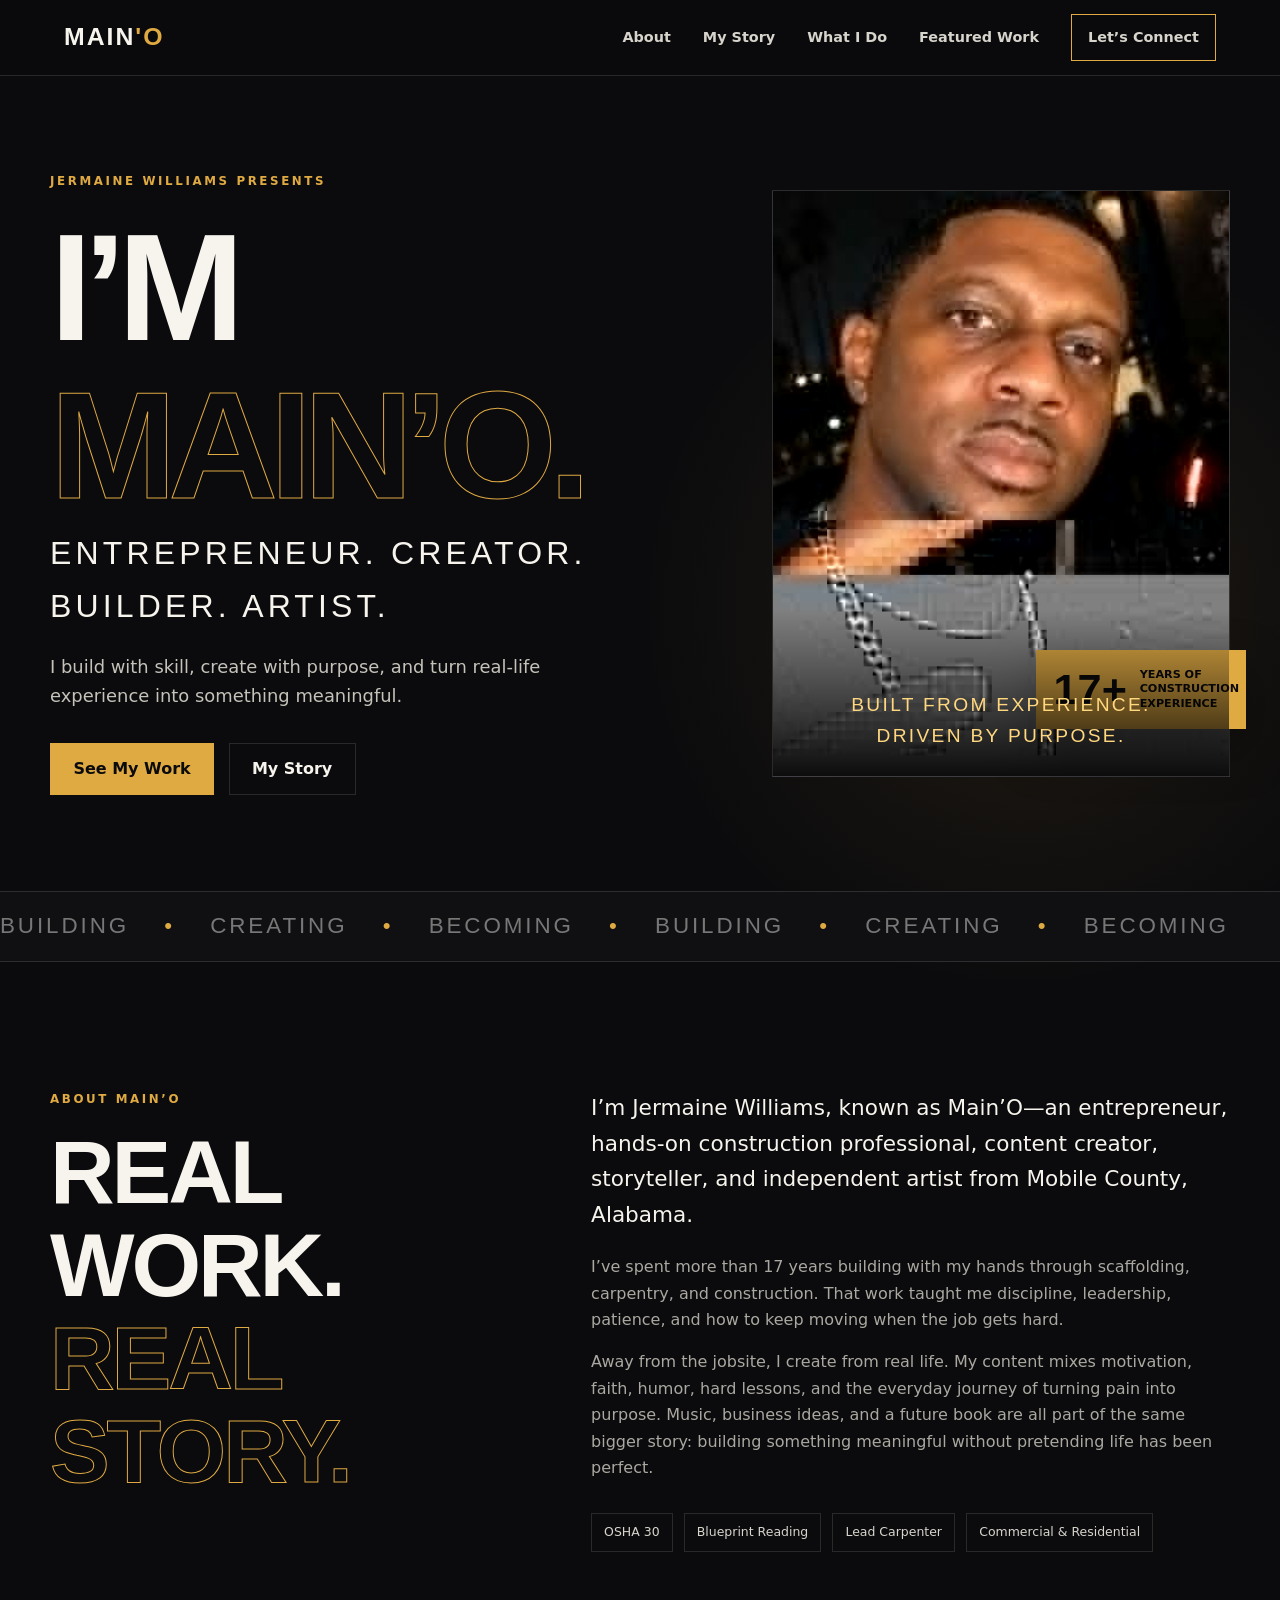
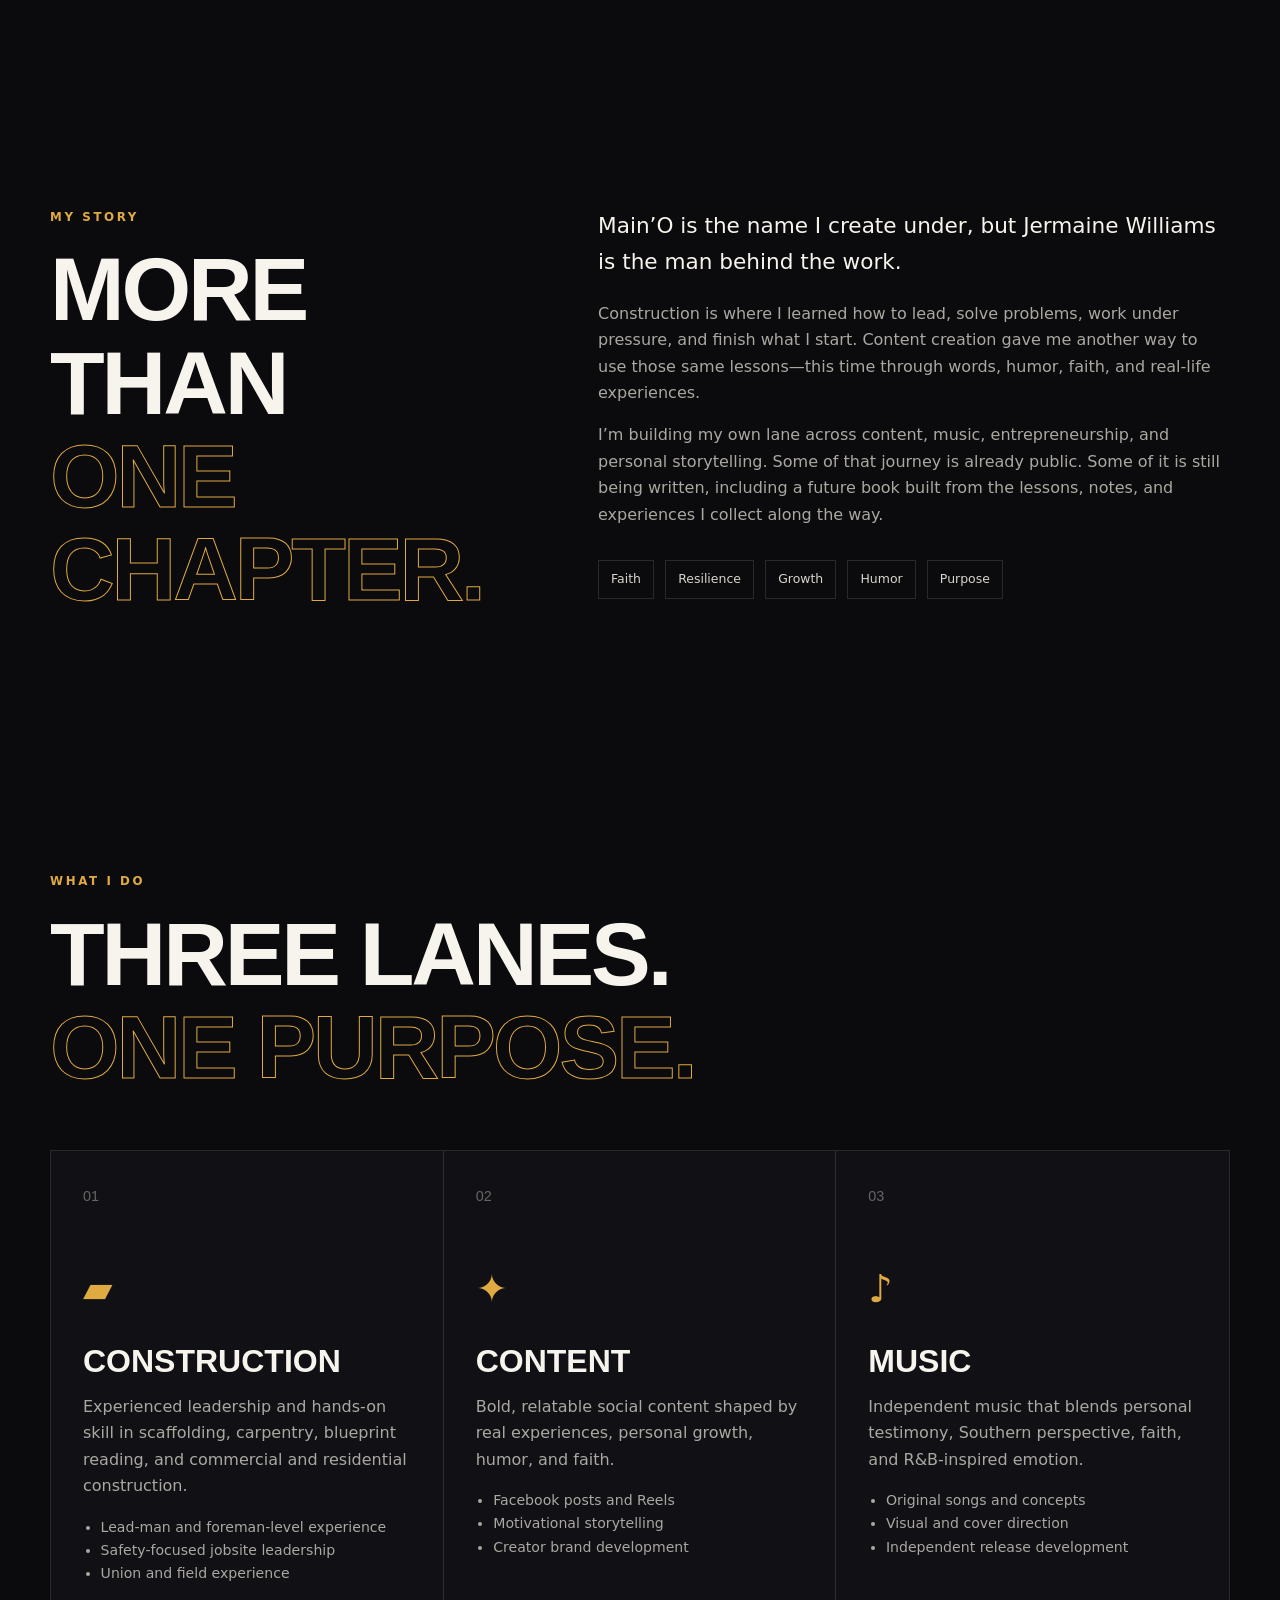
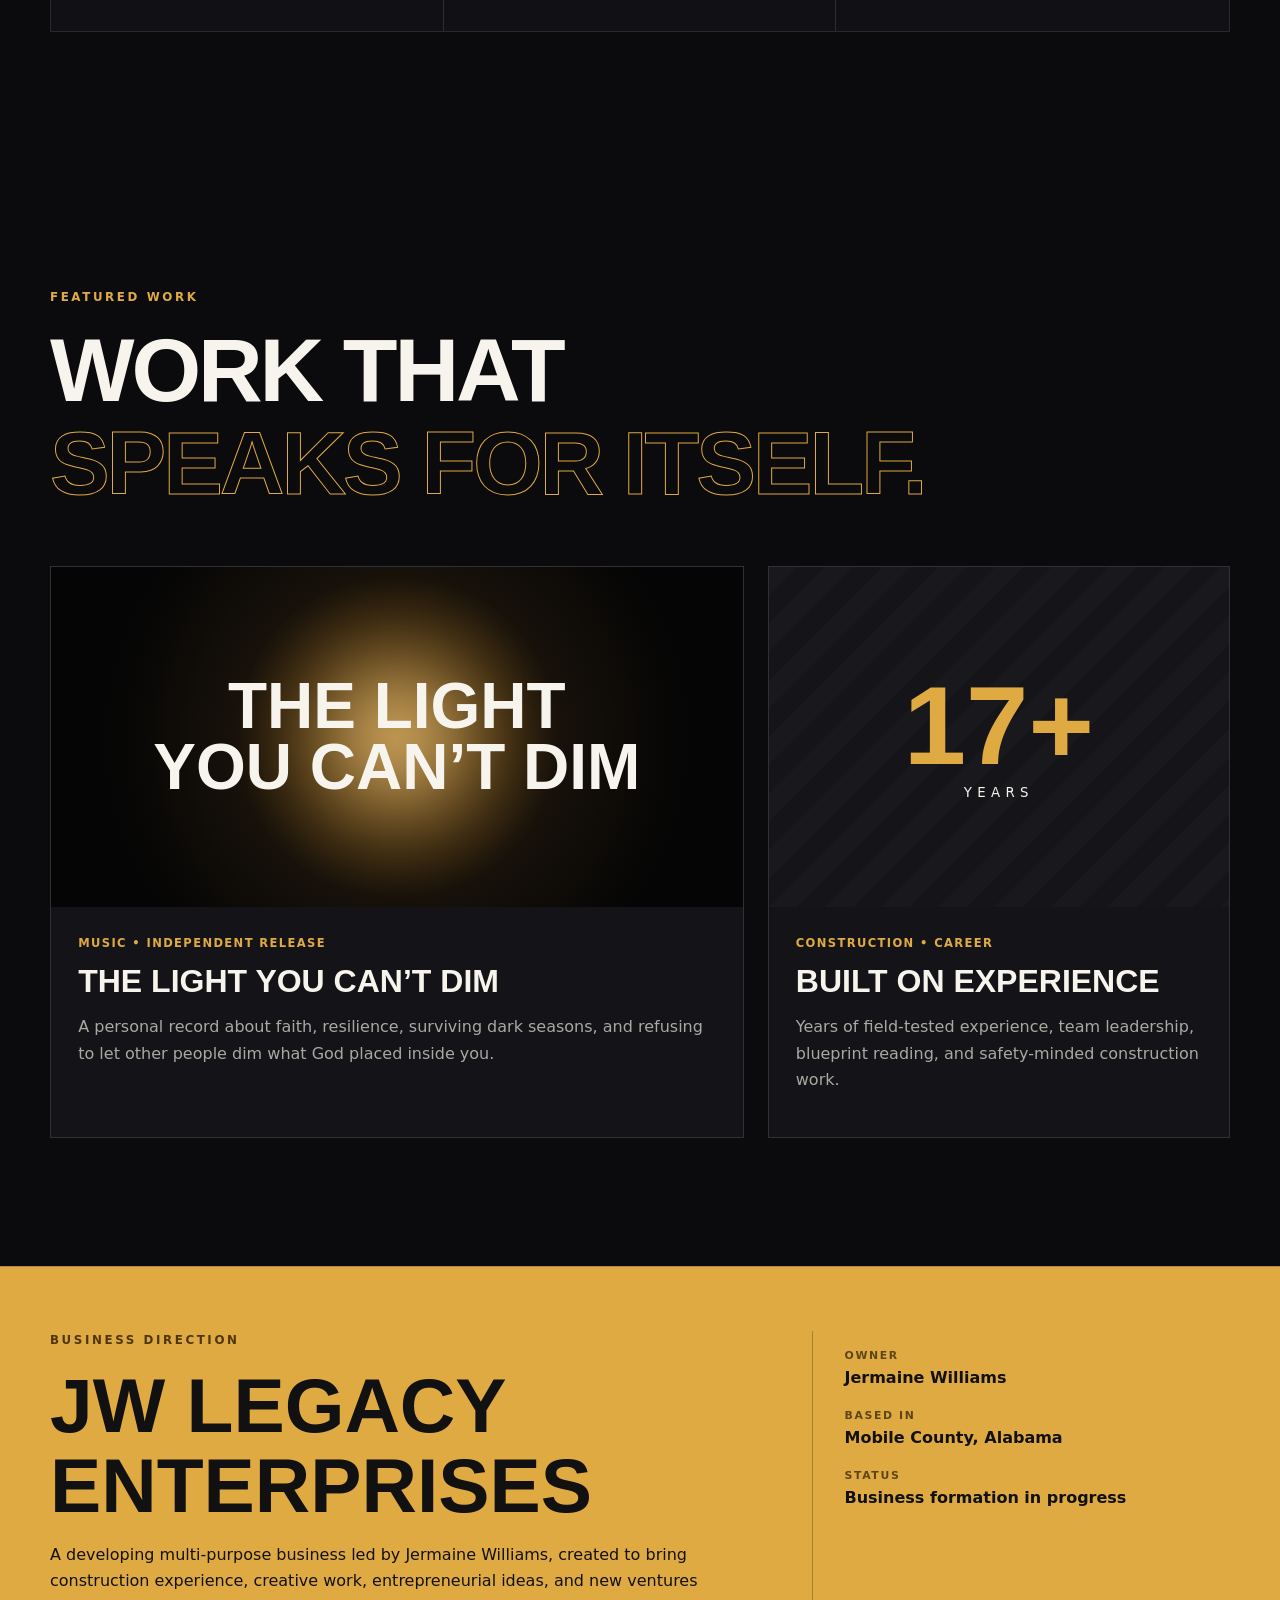
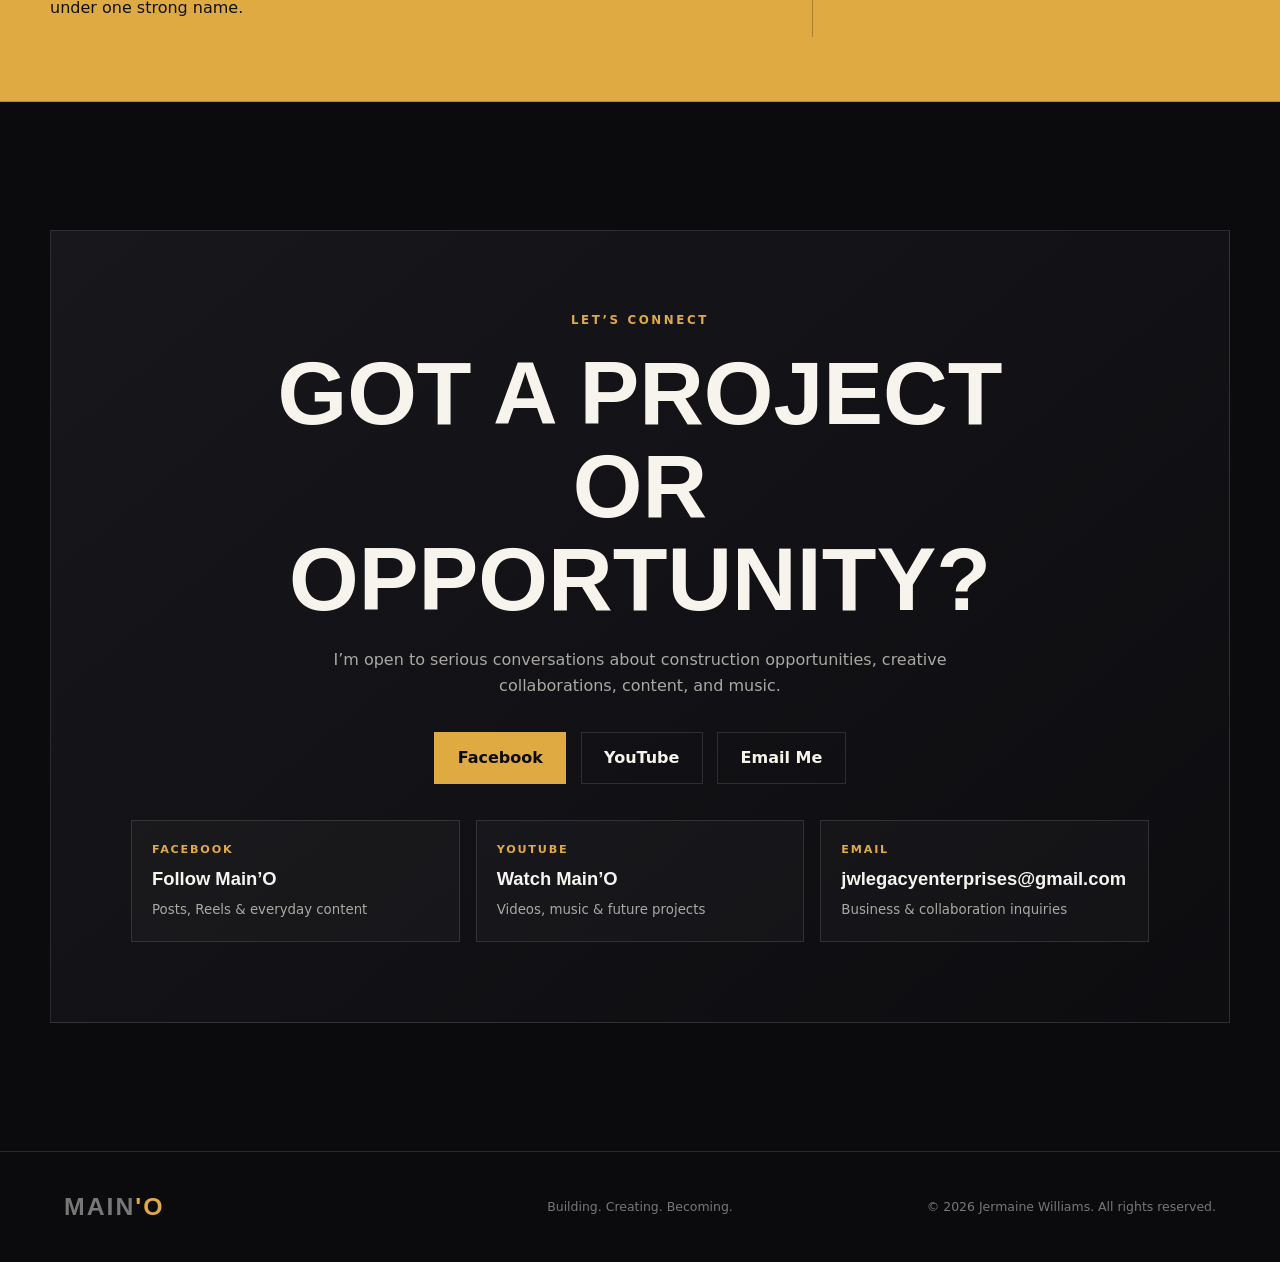
<file: index.html>
<!doctype html>
<html lang="en" class="no-js">
  <head>
    <meta charset="UTF-8" />
    <meta name="viewport" content="width=device-width, initial-scale=1.0" />
    <meta
      name="description"
      content="The official website of Main'O — entrepreneur, construction professional, content creator, and independent music artist based in Mobile County, Alabama."
    />
    <meta name="theme-color" content="#0b0b0d" />
    <meta name="color-scheme" content="dark" />
    <meta name="robots" content="index, follow" />
    <meta property="og:title" content="Main'O | Entrepreneur. Creator. Builder. Artist." />
    <meta
      property="og:description"
      content="Building with skill. Creating with purpose. Turning real life into something meaningful."
    />
    <meta property="og:type" content="website" />
    <title>Main'O | Entrepreneur. Creator. Builder. Artist.</title>
    <link rel="stylesheet" href="styles.css" />
    <script src="script.js" defer></script>
  </head>
  <body>
    <a class="skip-link" href="#main">Skip to content</a>
    <header class="site-header" id="top">
      <a class="logo" href="#top" aria-label="Main'O home">MAIN<span>'O</span></a>
      <button class="menu-toggle" aria-expanded="false" aria-controls="site-nav">
        <span class="sr-only">Open menu</span>
        <span></span><span></span><span></span>
      </button>
      <nav id="site-nav" aria-label="Main navigation">
        <a href="#about">About</a>
        <a href="#story">My Story</a>
        <a href="#services">What I Do</a>
        <a href="#work">Featured Work</a>
        <a class="nav-cta" href="#contact">Let’s Connect</a>
      </nav>
    </header>

    <main id="main">
      <section class="hero section-shell" aria-labelledby="hero-title">
        <div class="hero-copy reveal">
          <p class="eyebrow">Jermaine Williams presents</p>
          <h1 id="hero-title">I’m <span>Main’O.</span></h1>
          <p class="hero-role">Entrepreneur. Creator. Builder. Artist.</p>
          <p class="hero-intro">
            I build with skill, create with purpose, and turn real-life experience into
            something meaningful.
          </p>
          <div class="hero-actions">
            <a class="button button-primary" href="#work">See My Work</a>
            <a class="button button-secondary" href="#about">My Story</a>
          </div>
        </div>

        <div class="hero-art reveal">
          <div class="hero-frame photo-frame">
            <img class="hero-photo" src="assets/maino-profile.svg" alt="Jermaine Main'O Williams" />
            <div class="photo-overlay">
              <p>Built from experience.<br />Driven by purpose.</p>
            </div>
          </div>
          <div class="accent-card">
            <strong>17+</strong>
            <span>Years of construction experience</span>
          </div>
        </div>
      </section>

      <section class="marquee" aria-label="Brand values">
        <div>
          <span>BUILDING</span><i>•</i><span>CREATING</span><i>•</i><span>BECOMING</span><i>•</i>
          <span>BUILDING</span><i>•</i><span>CREATING</span><i>•</i><span>BECOMING</span>
        </div>
      </section>

      <section class="about section-shell" id="about" aria-labelledby="about-title">
        <div class="section-heading reveal">
          <p class="eyebrow">About Main’O</p>
          <h2 id="about-title">Real work.<br /><span>Real story.</span></h2>
        </div>
        <div class="about-copy reveal">
          <p class="lead">
            I’m Jermaine Williams, known as Main’O—an entrepreneur, hands-on construction
            professional, content creator, storyteller, and independent artist from Mobile County, Alabama.
          </p>
          <p>
            I’ve spent more than 17 years building with my hands through scaffolding, carpentry,
            and construction. That work taught me discipline, leadership, patience, and how to
            keep moving when the job gets hard.
          </p>
          <p>
            Away from the jobsite, I create from real life. My content mixes motivation, faith,
            humor, hard lessons, and the everyday journey of turning pain into purpose. Music,
            business ideas, and a future book are all part of the same bigger story: building
            something meaningful without pretending life has been perfect.
          </p>
          <div class="credential-row" aria-label="Professional highlights">
            <span>OSHA 30</span>
            <span>Blueprint Reading</span>
            <span>Lead Carpenter</span>
            <span>Commercial &amp; Residential</span>
          </div>
        </div>
      </section>


      <section class="story section-shell" id="story" aria-labelledby="story-title">
        <div class="story-grid">
          <div class="section-heading reveal">
            <p class="eyebrow">My Story</p>
            <h2 id="story-title">More than<br /><span>one chapter.</span></h2>
          </div>
          <div class="story-copy reveal">
            <p class="story-lead">
              Main’O is the name I create under, but Jermaine Williams is the man behind the work.
            </p>
            <p>
              Construction is where I learned how to lead, solve problems, work under pressure,
              and finish what I start. Content creation gave me another way to use those same
              lessons—this time through words, humor, faith, and real-life experiences.
            </p>
            <p>
              I’m building my own lane across content, music, entrepreneurship, and personal
              storytelling. Some of that journey is already public. Some of it is still being
              written, including a future book built from the lessons, notes, and experiences I
              collect along the way.
            </p>
            <div class="story-points">
              <span>Faith</span><span>Resilience</span><span>Growth</span><span>Humor</span><span>Purpose</span>
            </div>
          </div>
        </div>
      </section>

      <section class="services section-shell" id="services" aria-labelledby="services-title">
        <div class="section-heading reveal">
          <p class="eyebrow">What I Do</p>
          <h2 id="services-title">Three lanes.<br /><span>One purpose.</span></h2>
        </div>
        <div class="service-grid">
          <article class="service-card reveal">
            <span class="card-number">01</span>
            <div class="service-icon" aria-hidden="true">▰</div>
            <h3>Construction</h3>
            <p>
              Experienced leadership and hands-on skill in scaffolding, carpentry, blueprint
              reading, and commercial and residential construction.
            </p>
            <ul>
              <li>Lead-man and foreman-level experience</li>
              <li>Safety-focused jobsite leadership</li>
              <li>Union and field experience</li>
            </ul>
          </article>
          <article class="service-card reveal">
            <span class="card-number">02</span>
            <div class="service-icon" aria-hidden="true">✦</div>
            <h3>Content</h3>
            <p>
              Bold, relatable social content shaped by real experiences, personal growth,
              humor, and faith.
            </p>
            <ul>
              <li>Facebook posts and Reels</li>
              <li>Motivational storytelling</li>
              <li>Creator brand development</li>
            </ul>
          </article>
          <article class="service-card reveal">
            <span class="card-number">03</span>
            <div class="service-icon" aria-hidden="true">♪</div>
            <h3>Music</h3>
            <p>
              Independent music that blends personal testimony, Southern perspective, faith,
              and R&amp;B-inspired emotion.
            </p>
            <ul>
              <li>Original songs and concepts</li>
              <li>Visual and cover direction</li>
              <li>Independent release development</li>
            </ul>
          </article>
        </div>
      </section>

      <section class="work section-shell" id="work" aria-labelledby="work-title">
        <div class="section-heading reveal">
          <p class="eyebrow">Featured Work</p>
          <h2 id="work-title">Work that<br /><span>speaks for itself.</span></h2>
        </div>
        <div class="project-grid">
          <article class="project project-featured reveal">
            <div class="project-visual light-visual" aria-hidden="true">
              <span class="glow"></span>
              <p>THE LIGHT<br />YOU CAN’T DIM</p>
            </div>
            <div class="project-copy">
              <p class="project-type">Music • Independent Release</p>
              <h3>The Light You Can’t Dim</h3>
              <p>
                A personal record about faith, resilience, surviving dark seasons, and refusing
                to let other people dim what God placed inside you.
              </p>
            </div>
          </article>
          <article class="project reveal">
            <div class="project-visual build-visual" aria-hidden="true">
              <span>17+</span><small>YEARS</small>
            </div>
            <div class="project-copy">
              <p class="project-type">Construction • Career</p>
              <h3>Built on Experience</h3>
              <p>
                Years of field-tested experience, team leadership, blueprint reading, and
                safety-minded construction work.
              </p>
            </div>
          </article>
        </div>
      </section>

      <section class="business-band" aria-labelledby="business-title">
        <div class="section-shell business-inner reveal">
          <div>
            <p class="eyebrow">Business Direction</p>
            <h2 id="business-title">JW Legacy Enterprises</h2>
            <p>
              A developing multi-purpose business led by Jermaine Williams, created to bring
              construction experience, creative work, entrepreneurial ideas, and new ventures
              under one strong name.
            </p>
          </div>
          <div class="business-meta">
            <p><span>Owner</span>Jermaine Williams</p>
            <p><span>Based in</span>Mobile County, Alabama</p>
            <p><span>Status</span>Business formation in progress</p>
          </div>
        </div>
      </section>

      <section class="contact section-shell" id="contact" aria-labelledby="contact-title">
        <div class="contact-card reveal">
          <p class="eyebrow">Let’s Connect</p>
          <h2 id="contact-title">Got a project or opportunity?</h2>
          <p>
            I’m open to serious conversations about construction opportunities, creative
            collaborations, content, and music.
          </p>
          <div class="contact-actions">
            <a class="button button-primary" href="https://www.facebook.com/share/19Qew9HsRd/" target="_blank" rel="noreferrer">Facebook</a>
            <a class="button button-secondary" href="https://youtube.com/@jermainewilliams-u5k?si=zPljPa8yPgh2SSfF" target="_blank" rel="noreferrer">YouTube</a>
            <a class="button button-secondary" href="mailto:jwlegacyenterprises@gmail.com">Email Me</a>
          </div>

          <div class="social-grid" aria-label="Main'O social links">
            <a class="social-card" href="https://www.facebook.com/share/19Qew9HsRd/" target="_blank" rel="noreferrer">
              <span>Facebook</span><strong>Follow Main’O</strong><small>Posts, Reels & everyday content</small>
            </a>
            <a class="social-card" href="https://youtube.com/@jermainewilliams-u5k?si=zPljPa8yPgh2SSfF" target="_blank" rel="noreferrer">
              <span>YouTube</span><strong>Watch Main’O</strong><small>Videos, music & future projects</small>
            </a>
            <a class="social-card" href="mailto:jwlegacyenterprises@gmail.com">
              <span>Email</span><strong>jwlegacyenterprises@gmail.com</strong><small>Business & collaboration inquiries</small>
            </a>
          </div>

        </div>
      </section>
    </main>

    <footer>
      <a class="logo" href="#top">MAIN<span>'O</span></a>
      <p>Building. Creating. Becoming.</p>
      <p>© <span id="year"></span> Jermaine Williams. All rights reserved.</p>
    </footer>
  </body>
</html>
</file>
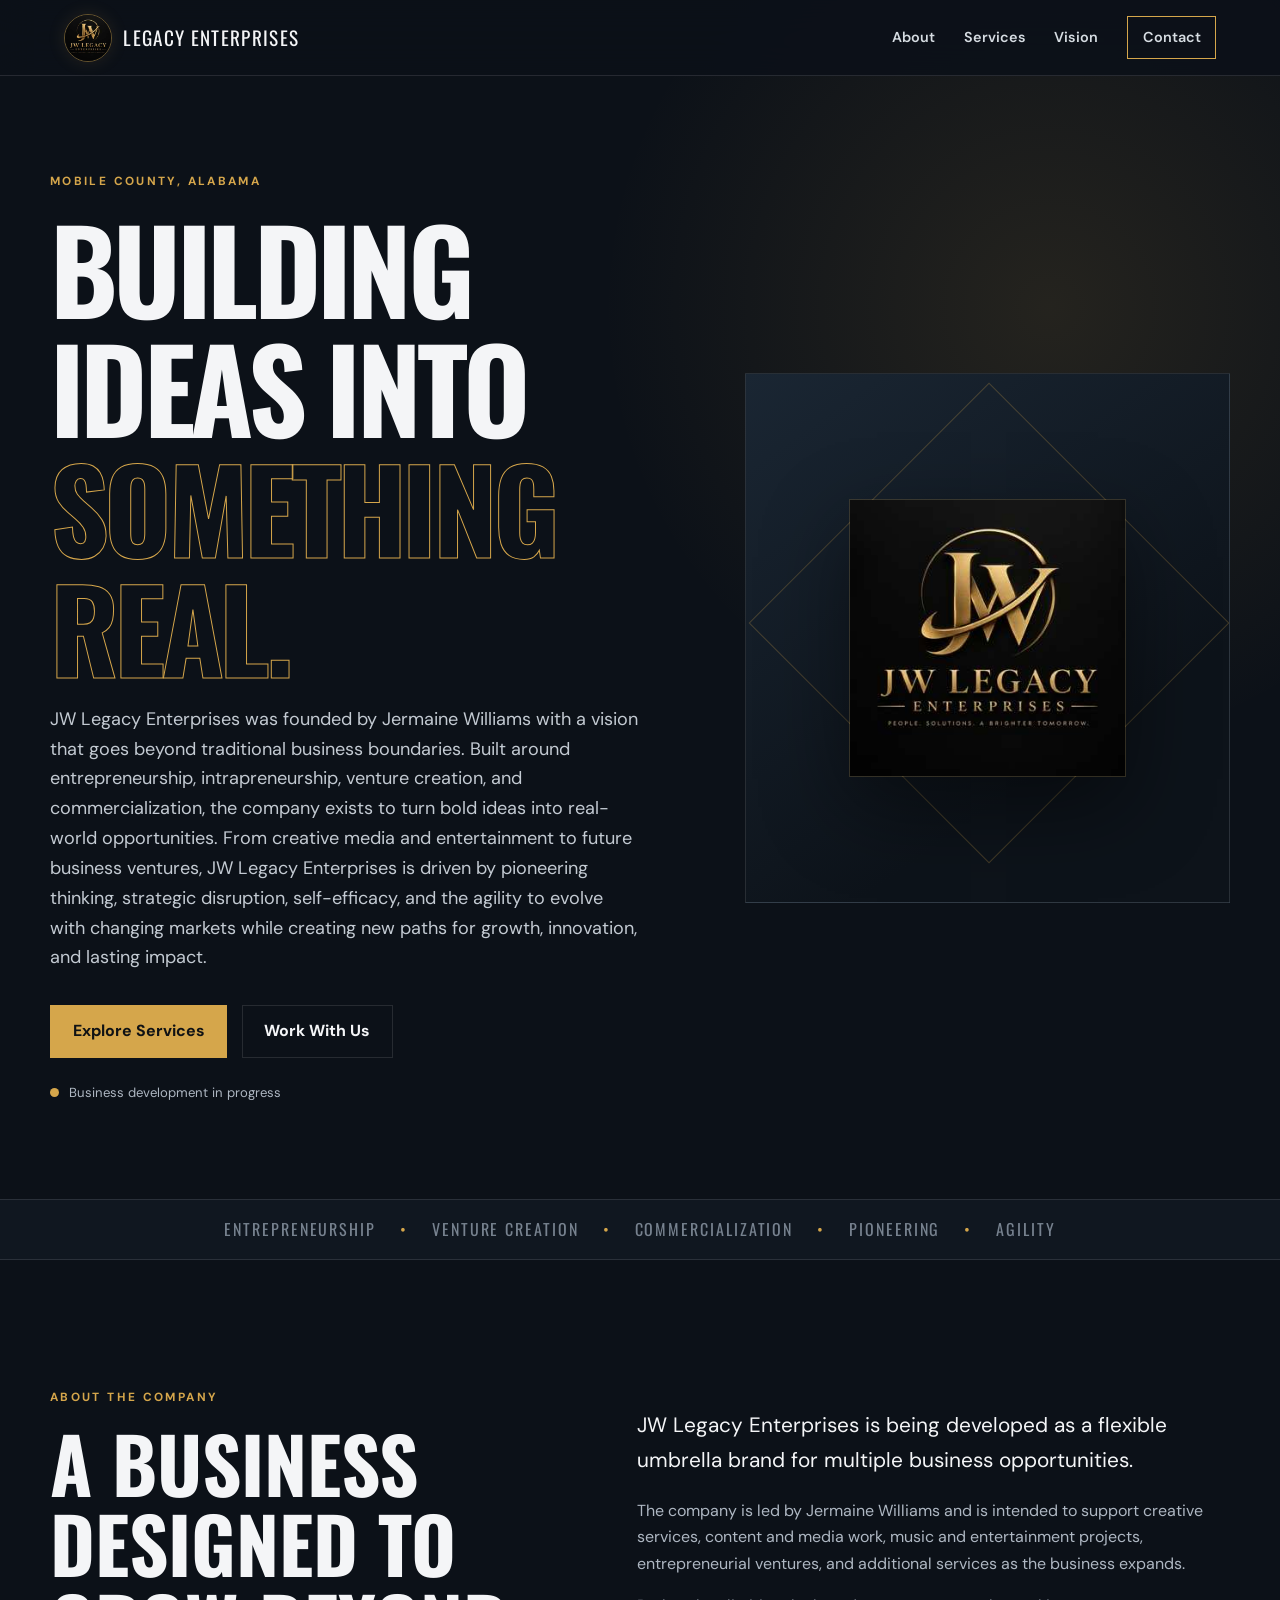
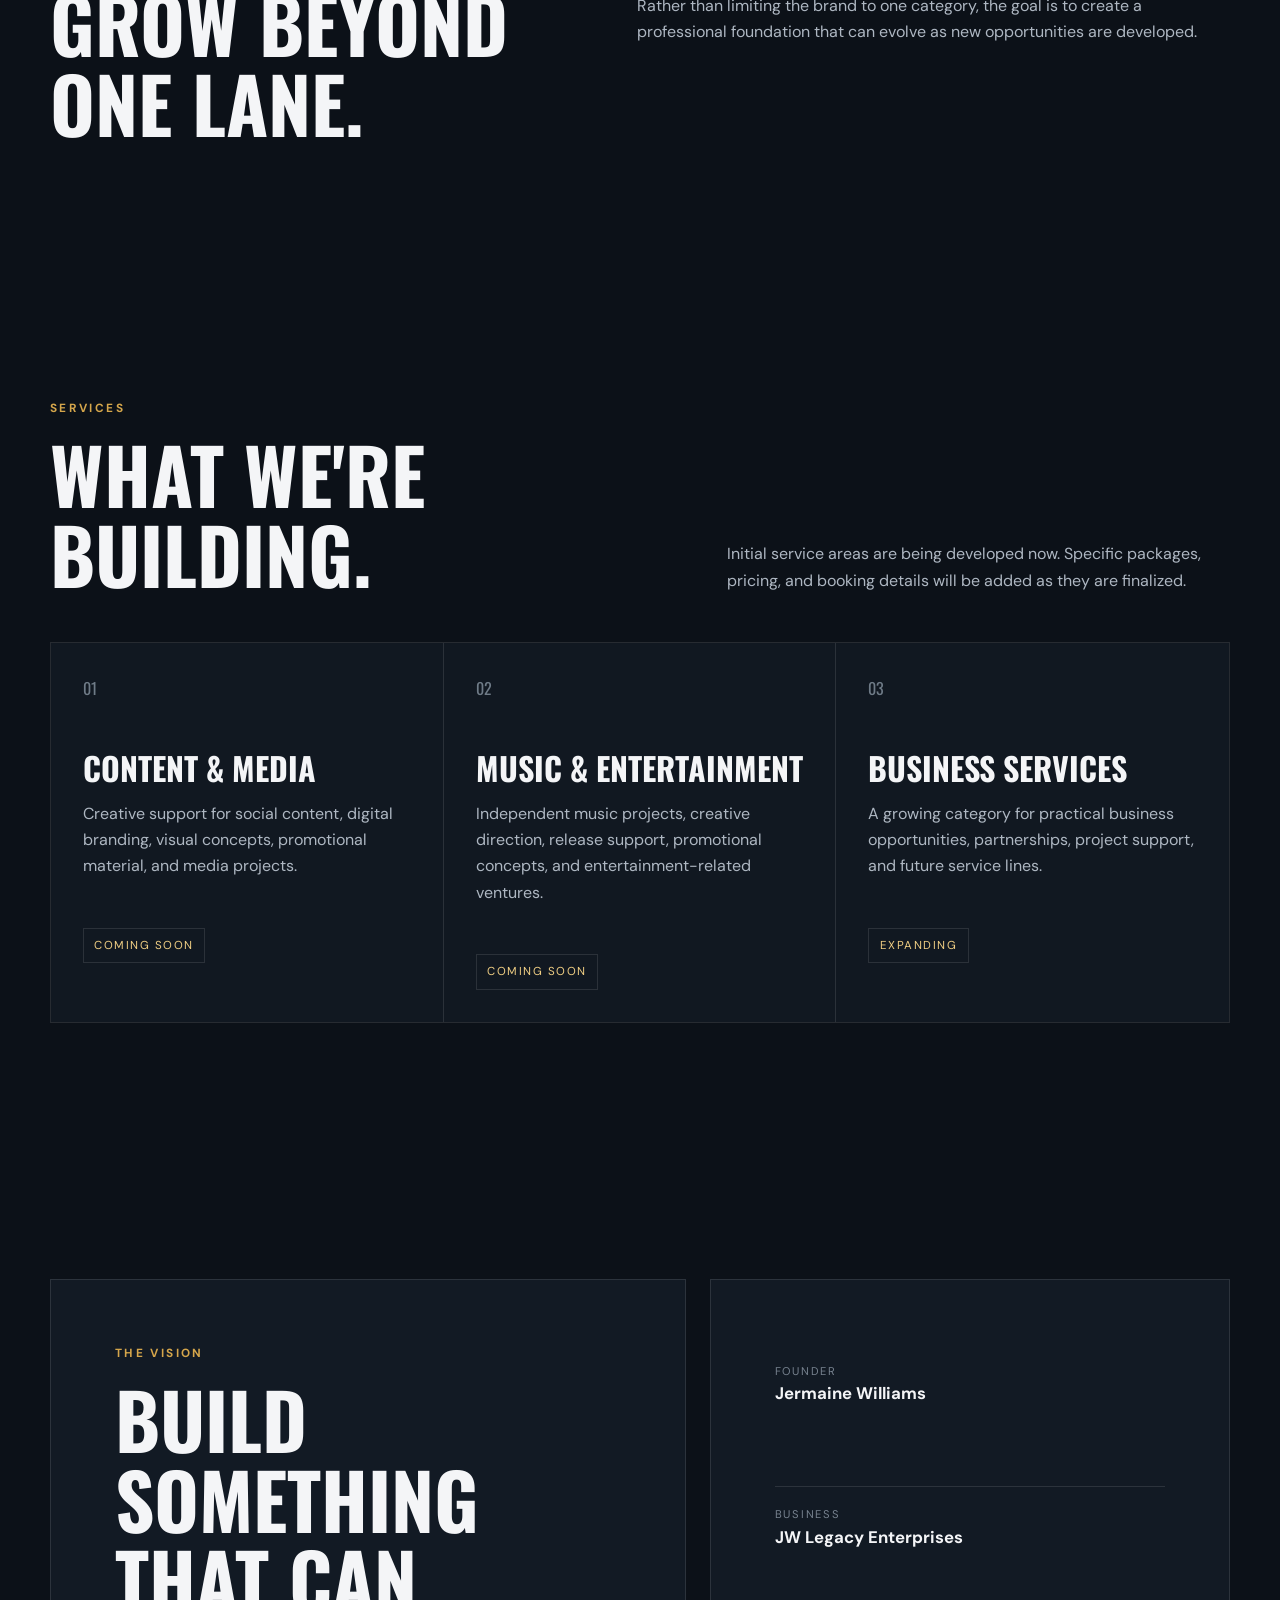
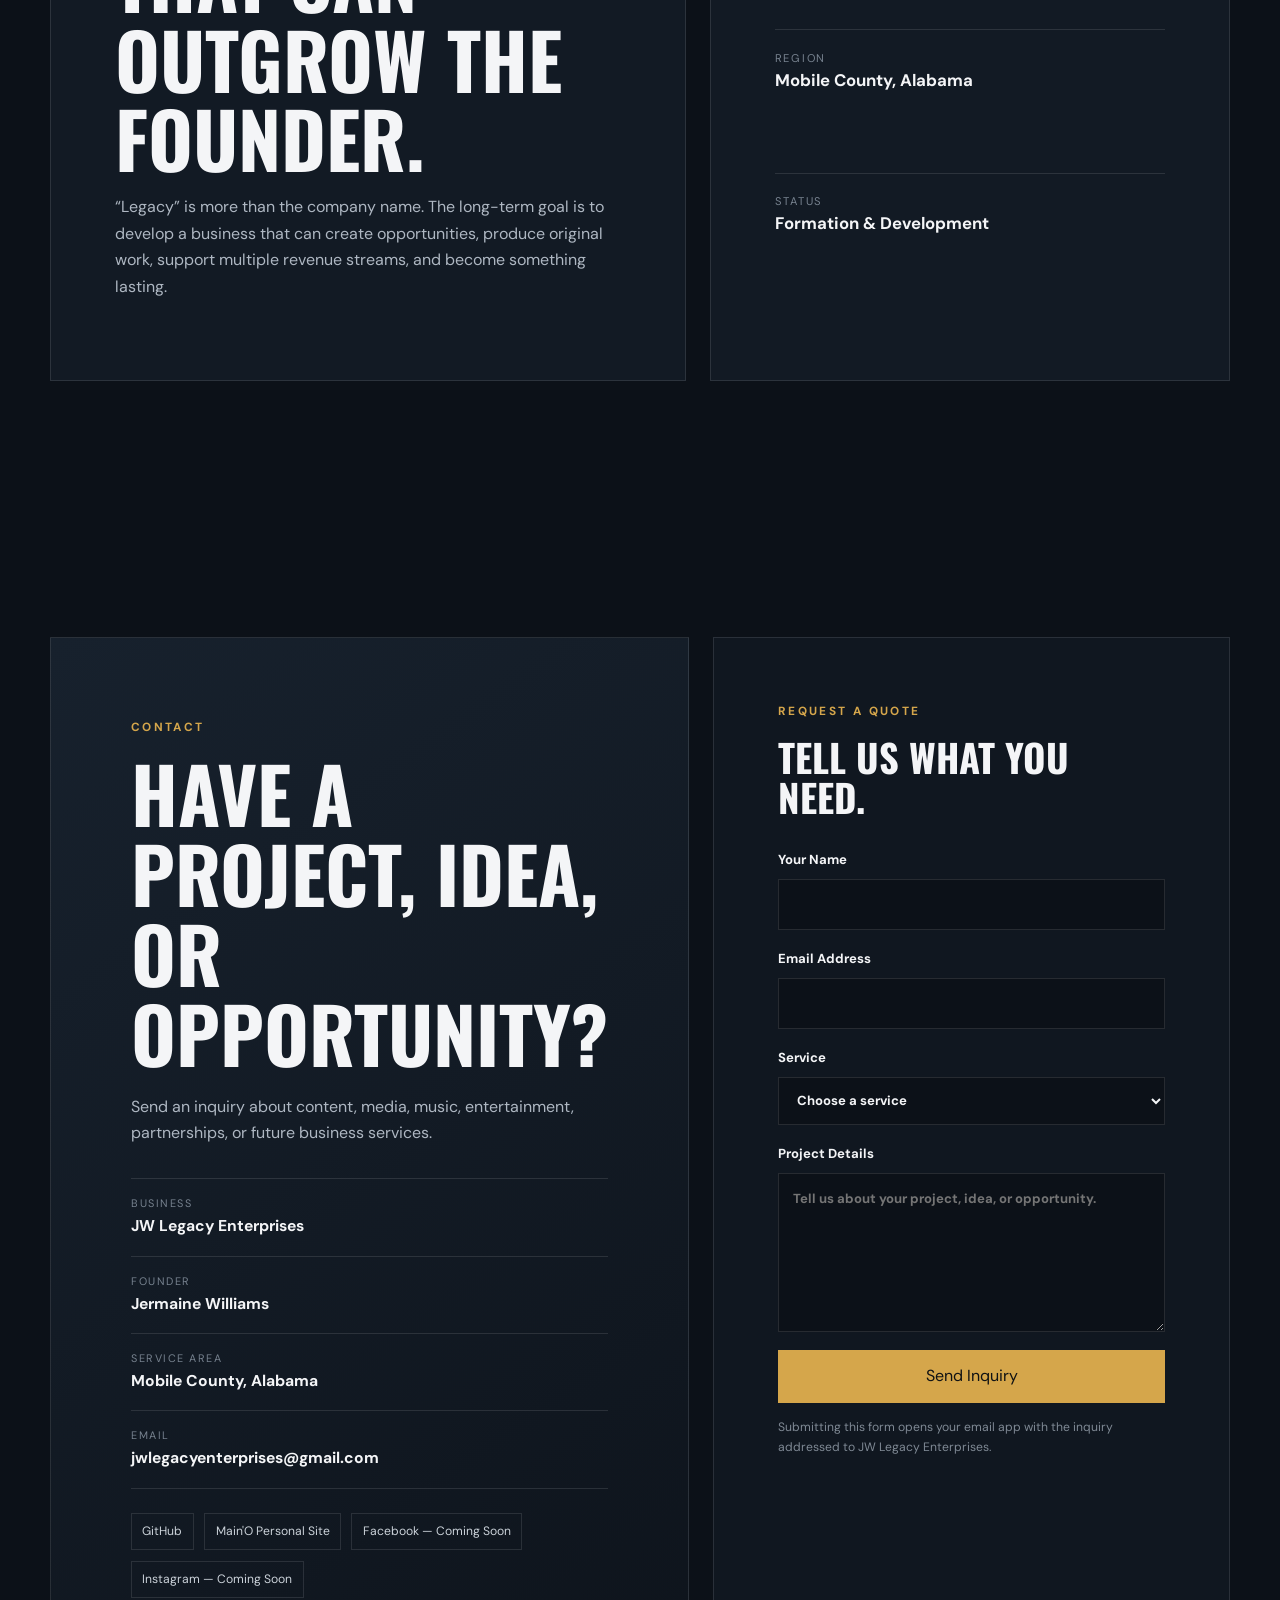
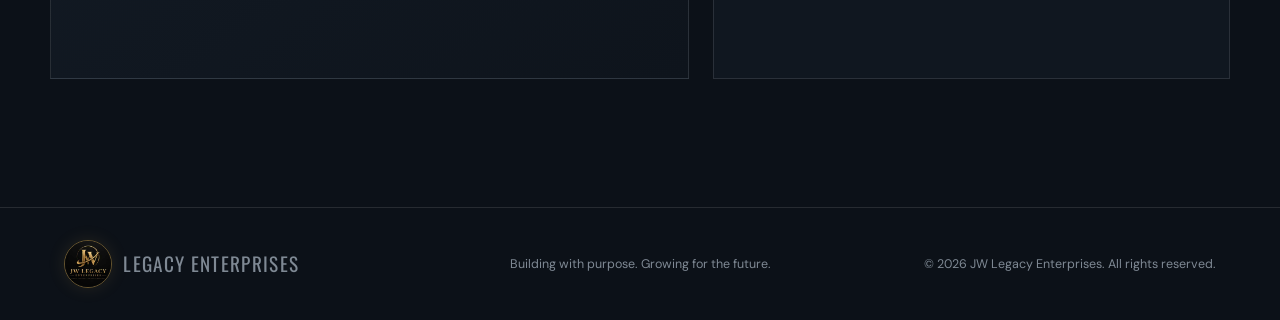
<file: business/index.html>
<!doctype html>
<html lang="en">
<head>
  <meta charset="UTF-8" />
  <meta name="viewport" content="width=device-width, initial-scale=1.0" />
  <meta name="description" content="JW Legacy Enterprises is a multi-service company founded by Jermaine Williams, focused on entrepreneurship, venture creation, commercialization, creative media, entertainment, and emerging business opportunities." />
  <meta name="theme-color" content="#0c1118" />
  <title>JW Legacy Enterprises | Building Ideas Into Something Real</title>
  <link rel="preconnect" href="https://fonts.googleapis.com">
  <link rel="preconnect" href="https://fonts.gstatic.com" crossorigin>
  <link href="https://fonts.googleapis.com/css2?family=DM+Sans:wght@400;500;600;700&family=Oswald:wght@500;600;700&display=swap" rel="stylesheet">
  <link rel="stylesheet" href="styles.css" />
  <script src="script.js" defer></script>
</head>
<body>
  <header class="site-header">
    <a class="brand" href="#top" aria-label="JW Legacy Enterprises home">
      <img class="brand-logo" src="jw-legacy-logo.svg" alt="" aria-hidden="true" />
      <span>Legacy Enterprises</span>
    </a>
    <button class="menu-toggle" aria-expanded="false" aria-controls="nav">Menu</button>
    <nav id="nav">
      <a href="#about">About</a>
      <a href="#services">Services</a>
      <a href="#vision">Vision</a>
      <a href="#contact" class="nav-cta">Contact</a>
    </nav>
  </header>

  <main id="top">
    <section class="hero">
      <div class="hero-copy reveal">
        <p class="eyebrow">Mobile County, Alabama</p>
        <h1>Building ideas into <span>something real.</span></h1>
        <p class="lead">JW Legacy Enterprises was founded by Jermaine Williams with a vision that goes beyond traditional business boundaries. Built around entrepreneurship, intrapreneurship, venture creation, and commercialization, the company exists to turn bold ideas into real-world opportunities. From creative media and entertainment to future business ventures, JW Legacy Enterprises is driven by pioneering thinking, strategic disruption, self-efficacy, and the agility to evolve with changing markets while creating new paths for growth, innovation, and lasting impact.</p>
        <div class="actions">
          <a class="btn primary" href="#services">Explore Services</a>
          <a class="btn secondary" href="#contact">Work With Us</a>
        </div>
        <div class="status"><span></span> Business development in progress</div>
      </div>
      <div class="hero-panel reveal">
        <img class="hero-logo-image" src="jw-legacy-logo.svg" alt="JW Legacy Enterprises logo" />
      </div>
    </section>

    <section class="trust-strip">
      <span>ENTREPRENEURSHIP</span><i>•</i><span>VENTURE CREATION</span><i>•</i><span>COMMERCIALIZATION</span><i>•</i><span>PIONEERING</span><i>•</i><span>AGILITY</span>
    </section>

    <section class="split section" id="about">
      <div>
        <p class="eyebrow">About the company</p>
        <h2>A business designed to grow beyond one lane.</h2>
      </div>
      <div class="body-copy">
        <p class="intro">JW Legacy Enterprises is being developed as a flexible umbrella brand for multiple business opportunities.</p>
        <p>The company is led by Jermaine Williams and is intended to support creative services, content and media work, music and entertainment projects, entrepreneurial ventures, and additional services as the business expands.</p>
        <p>Rather than limiting the brand to one category, the goal is to create a professional foundation that can evolve as new opportunities are developed.</p>
      </div>
    </section>

    <section class="section" id="services">
      <p class="eyebrow">Services</p>
      <div class="section-title-row">
        <h2>What we're building.</h2>
        <p>Initial service areas are being developed now. Specific packages, pricing, and booking details will be added as they are finalized.</p>
      </div>

      <div class="cards">
        <article class="card reveal">
          <span class="num">01</span>
          <h3>Content & Media</h3>
          <p>Creative support for social content, digital branding, visual concepts, promotional material, and media projects.</p>
          <span class="tag">Coming Soon</span>
        </article>
        <article class="card reveal">
          <span class="num">02</span>
          <h3>Music & Entertainment</h3>
          <p>Independent music projects, creative direction, release support, promotional concepts, and entertainment-related ventures.</p>
          <span class="tag">Coming Soon</span>
        </article>
        <article class="card reveal">
          <span class="num">03</span>
          <h3>Business Services</h3>
          <p>A growing category for practical business opportunities, partnerships, project support, and future service lines.</p>
          <span class="tag">Expanding</span>
        </article>
      </div>
    </section>

    <section class="vision section" id="vision">
      <div class="vision-box reveal">
        <p class="eyebrow">The vision</p>
        <h2>Build something that can outgrow the founder.</h2>
        <p>“Legacy” is more than the company name. The long-term goal is to develop a business that can create opportunities, produce original work, support multiple revenue streams, and become something lasting.</p>
      </div>
      <div class="facts reveal">
        <div><span>Founder</span><strong>Jermaine Williams</strong></div>
        <div><span>Business</span><strong>JW Legacy Enterprises</strong></div>
        <div><span>Region</span><strong>Mobile County, Alabama</strong></div>
        <div><span>Status</span><strong>Formation & Development</strong></div>
      </div>
    </section>

    <section class="section contact" id="contact">
      <div class="contact-layout">
        <div class="contact-box reveal">
          <p class="eyebrow">Contact</p>
          <h2>Have a project, idea, or opportunity?</h2>
          <p>Send an inquiry about content, media, music, entertainment, partnerships, or future business services.</p>
          <div class="contact-details">
            <div><span>Business</span><strong>JW Legacy Enterprises</strong></div>
            <div><span>Founder</span><strong>Jermaine Williams</strong></div>
            <div><span>Service Area</span><strong>Mobile County, Alabama</strong></div>
            <div><span>Email</span><strong><a href="mailto:jwlegacyenterprises@gmail.com">jwlegacyenterprises@gmail.com</a></strong></div>
          </div>
          <div class="social-links">
            <a href="https://github.com/jmwilliams983" target="_blank" rel="noreferrer">GitHub</a>
            <a href="../">Main'O Personal Site</a>
            <span>Facebook — Coming Soon</span>
            <span>Instagram — Coming Soon</span>
          </div>
        </div>

        <form class="inquiry-form reveal" id="inquiry-form">
          <div class="form-heading">
            <p class="eyebrow">Request a Quote</p>
            <h3>Tell us what you need.</h3>
          </div>
          <label>Your Name<input type="text" name="name" autocomplete="name" required /></label>
          <label>Email Address<input type="email" name="email" autocomplete="email" required /></label>
          <label>Service
            <select name="service" required>
              <option value="">Choose a service</option>
              <option>Content & Media</option>
              <option>Music & Entertainment</option>
              <option>Business Services</option>
              <option>Partnership / Collaboration</option>
              <option>Other</option>
            </select>
          </label>
          <label>Project Details<textarea name="message" rows="6" required placeholder="Tell us about your project, idea, or opportunity."></textarea></label>
          <button class="btn primary form-submit" type="submit">Send Inquiry</button>
          <p class="form-note" id="form-note">Submitting this form opens your email app with the inquiry addressed to JW Legacy Enterprises.</p>
        </form>
      </div>
    </section>
  </main>

  <footer>
    <div class="brand"><img class="brand-logo" src="jw-legacy-logo.svg" alt="" aria-hidden="true" /><span>Legacy Enterprises</span></div>
    <p>Building with purpose. Growing for the future.</p>
    <p>© <span id="year"></span> JW Legacy Enterprises. All rights reserved.</p>
  </footer>
</body>
</html>
</file>
<file: styles.css>
:root {
  --bg: #0b0b0d;
  --surface: #141418;
  --surface-2: #1b1b20;
  --text: #f7f4ed;
  --muted: #aaa8a1;
  --gold: #e0aa43;
  --gold-light: #ffd77f;
  --line: rgba(255, 255, 255, 0.12);
  --heading: "Arial Narrow", "Roboto Condensed", Impact, sans-serif;
  --body: Inter, ui-sans-serif, system-ui, -apple-system, BlinkMacSystemFont, "Segoe UI", sans-serif;
}

* { box-sizing: border-box; }
html { scroll-behavior: smooth; }
body {
  margin: 0;
  color: var(--text);
  background:
    radial-gradient(circle at 80% 10%, rgba(224, 170, 67, 0.1), transparent 24rem),
    var(--bg);
  font-family: var(--body);
  line-height: 1.65;
}
a { color: inherit; text-decoration: none; }
button { font: inherit; }
.sr-only, .skip-link:not(:focus) {
  position: absolute; width: 1px; height: 1px; padding: 0; margin: -1px;
  overflow: hidden; clip: rect(0, 0, 0, 0); white-space: nowrap; border: 0;
}
.skip-link:focus { position: fixed; z-index: 100; top: 1rem; left: 1rem; background: var(--gold); color: #090909; padding: .75rem 1rem; }

.site-header {
  position: sticky; z-index: 20; top: 0; display: flex; align-items: center;
  justify-content: space-between; min-height: 76px; padding: 0 clamp(1.25rem, 5vw, 5rem);
  background: rgba(11, 11, 13, .88); border-bottom: 1px solid var(--line);
  backdrop-filter: blur(18px);
}
.logo { font-family: var(--heading); font-size: 1.55rem; font-weight: 700; letter-spacing: .08em; }
.logo span { color: var(--gold); }
nav { display: flex; align-items: center; gap: 2rem; font-size: .9rem; font-weight: 600; }
nav a { color: #d7d4cc; transition: color .2s; }
nav a:hover, nav a:focus-visible { color: var(--gold-light); }
.nav-cta { padding: .65rem 1rem; border: 1px solid var(--gold); }
.menu-toggle { display: none; border: 0; background: none; color: white; }

.section-shell { width: min(1180px, calc(100% - 2.5rem)); margin-inline: auto; }
.hero { min-height: 760px; display: grid; grid-template-columns: 1.15fr .85fr; align-items: center; gap: clamp(3rem, 8vw, 8rem); padding-block: 6rem; }
.eyebrow { margin: 0 0 1rem; color: var(--gold); font-size: .74rem; font-weight: 700; letter-spacing: .22em; text-transform: uppercase; }
h1, h2, h3 { font-family: var(--heading); line-height: 1.04; text-transform: uppercase; }
h1 { margin: 0; font-size: clamp(5rem, 12vw, 9.5rem); letter-spacing: -.055em; }
h1 span, h2 span { color: transparent; -webkit-text-stroke: 1px var(--gold); }
.hero-role { margin: .2rem 0 1.2rem; font-family: var(--heading); font-size: clamp(1.35rem, 3vw, 2rem); letter-spacing: .13em; text-transform: uppercase; }
.hero-intro { max-width: 570px; color: #c5c2ba; font-size: 1.12rem; }
.hero-actions, .contact-actions { display: flex; flex-wrap: wrap; gap: .9rem; margin-top: 2rem; }
.button { display: inline-flex; min-height: 50px; align-items: center; justify-content: center; padding: .75rem 1.4rem; border: 1px solid transparent; cursor: pointer; font-weight: 700; transition: transform .2s, background .2s; }
.button:hover { transform: translateY(-2px); }
.button-primary { background: var(--gold); color: #0b0b0d; }
.button-primary:hover { background: var(--gold-light); }
.button-secondary { background: transparent; border-color: var(--line); color: var(--text); }
.hero-art { position: relative; }
.hero-frame { aspect-ratio: .78; display: flex; flex-direction: column; align-items: center; justify-content: center; overflow: hidden; border: 1px solid var(--line); background: linear-gradient(145deg, #26262c, #0c0c0e 72%); }
.hero-frame::before { content: ""; position: absolute; width: 70%; aspect-ratio: 1; border: 1px solid rgba(224,170,67,.35); transform: rotate(45deg); }
.hero-initials { z-index: 1; color: rgba(255,255,255,.05); font-family: var(--heading); font-size: clamp(8rem, 22vw, 17rem); font-weight: 700; line-height: .8; }
.hero-frame p { z-index: 1; margin: -1rem 0 0; text-align: center; color: var(--gold-light); font-family: var(--heading); font-size: 1.2rem; letter-spacing: .12em; text-transform: uppercase; }
.accent-card { position: absolute; right: -1rem; bottom: 3rem; display: flex; width: 210px; align-items: center; gap: .8rem; padding: 1.1rem; background: var(--gold); color: #0b0b0d; box-shadow: 0 20px 50px rgba(0,0,0,.35); }
.accent-card strong { font-family: var(--heading); font-size: 2.7rem; line-height: 1; }
.accent-card span { font-size: .7rem; font-weight: 700; line-height: 1.3; text-transform: uppercase; }

.marquee { overflow: hidden; border-block: 1px solid var(--line); background: #101013; }
.marquee div { display: flex; width: max-content; gap: 2.2rem; padding: 1rem 0; color: #777; font-family: var(--heading); font-size: 1.4rem; letter-spacing: .13em; }
.marquee i { color: var(--gold); font-style: normal; }
.about, .services, .work, .contact { padding-block: clamp(5rem, 10vw, 9rem); }
.about { display: grid; grid-template-columns: .8fr 1.2fr; gap: clamp(3rem, 9vw, 8rem); }
.section-heading h2 { margin: 0; font-size: clamp(3.1rem, 7vw, 5.8rem); letter-spacing: -.035em; }
.about-copy { max-width: 690px; color: var(--muted); }
.about-copy .lead { margin-top: 0; color: var(--text); font-size: 1.35rem; }
.credential-row { display: flex; flex-wrap: wrap; gap: .7rem; margin-top: 2rem; }
.credential-row span { padding: .5rem .75rem; border: 1px solid var(--line); color: #d8d5cd; font-size: .78rem; }

.services .section-heading, .work .section-heading { margin-bottom: 3.5rem; }
.service-grid { display: grid; grid-template-columns: repeat(3, 1fr); border: 1px solid var(--line); }
.service-card { position: relative; min-height: 480px; padding: 2rem; border-right: 1px solid var(--line); background: rgba(20,20,24,.78); transition: background .25s, transform .25s; }
.service-card:last-child { border: 0; }
.service-card:hover { z-index: 1; background: var(--surface-2); transform: translateY(-6px); }
.card-number { color: #666; font-family: var(--heading); font-size: .9rem; }
.service-icon { margin: 3rem 0 1.5rem; color: var(--gold); font-size: 2.4rem; }
.service-card h3, .project-copy h3 { margin: 0 0 1rem; font-size: 2rem; }
.service-card p, .service-card ul { color: var(--muted); }
.service-card ul { padding-left: 1.1rem; font-size: .88rem; }

.project-grid { display: grid; grid-template-columns: 1.2fr .8fr; gap: 1.5rem; }
.project { overflow: hidden; border: 1px solid var(--line); background: var(--surface); }
.project-visual { min-height: 340px; display: flex; align-items: center; justify-content: center; position: relative; overflow: hidden; }
.light-visual { background: radial-gradient(circle at center, #8a5b13, #17110a 42%, #050505 75%); }
.light-visual .glow { position: absolute; width: 8rem; height: 8rem; border-radius: 50%; background: #ffe0a0; filter: blur(45px); opacity: .65; }
.light-visual p { z-index: 1; text-align: center; font-family: var(--heading); font-size: clamp(2.3rem, 6vw, 4rem); font-weight: 700; line-height: .95; }
.build-visual { flex-direction: column; background: repeating-linear-gradient(135deg, #19191d 0 20px, #151519 20px 40px); }
.build-visual span { color: var(--gold); font-family: var(--heading); font-size: 7rem; font-weight: 700; line-height: 1; }
.build-visual small { letter-spacing: .4em; }
.project-copy { padding: 1.7rem; }
.project-copy p { color: var(--muted); }
.project-copy .project-type { margin-top: 0; color: var(--gold); font-size: .72rem; font-weight: 700; letter-spacing: .12em; text-transform: uppercase; }

.business-band { border-block: 1px solid rgba(0,0,0,.2); background: var(--gold); color: #111; }
.business-inner { display: grid; grid-template-columns: 1.25fr .75fr; gap: 4rem; padding-block: 4rem; }
.business-inner .eyebrow { color: #4f370d; }
.business-inner h2 { margin: 0 0 1rem; font-size: clamp(2.7rem, 6vw, 5rem); }
.business-inner > div:first-child p:last-child { max-width: 660px; }
.business-meta { border-left: 1px solid rgba(0,0,0,.25); padding-left: 2rem; }
.business-meta p { font-weight: 700; }
.business-meta span { display: block; color: #5d4518; font-size: .68rem; letter-spacing: .15em; text-transform: uppercase; }

.contact-card { padding: clamp(2rem, 7vw, 5rem); border: 1px solid var(--line); text-align: center; background: linear-gradient(140deg, #17171c, #0d0d10); }
.contact-card h2 { max-width: 800px; margin: 0 auto 1.3rem; font-size: clamp(3rem, 7vw, 6rem); }
.contact-card > p:not(.eyebrow) { max-width: 650px; margin-inline: auto; color: var(--muted); }
.contact-actions { justify-content: center; }
.contact-note { font-size: .77rem; }
footer { display: grid; grid-template-columns: 1fr auto 1fr; align-items: center; gap: 1rem; padding: 2rem clamp(1.25rem, 5vw, 5rem); border-top: 1px solid var(--line); color: #777; font-size: .78rem; }
footer p:last-child { text-align: right; }
.reveal { opacity: 1; transform: none; }
.js .reveal { opacity: 0; transform: translateY(22px); transition: opacity .7s ease, transform .7s ease; }
.js .reveal.visible { opacity: 1; transform: none; }

@media (max-width: 860px) {
  .menu-toggle { display: grid; gap: 5px; padding: .7rem; }
  .menu-toggle span:not(.sr-only) { display: block; width: 24px; height: 2px; background: currentColor; }
  nav { position: absolute; top: 76px; right: 0; left: 0; display: none; align-items: stretch; padding: 1.25rem; background: #101013; border-bottom: 1px solid var(--line); }
  nav.open { display: grid; }
  nav a { padding: .65rem; }
  .hero, .about, .business-inner { grid-template-columns: 1fr; }
  .hero { min-height: auto; padding-top: 4rem; }
  .hero-art { width: min(480px, 92%); margin-inline: auto; }
  .service-grid { grid-template-columns: 1fr; }
  .service-card { min-height: auto; border-right: 0; border-bottom: 1px solid var(--line); }
  .project-grid { grid-template-columns: 1fr; }
  .business-meta { border-top: 1px solid rgba(0,0,0,.25); border-left: 0; padding: 1.5rem 0 0; }
  footer { grid-template-columns: 1fr; text-align: center; }
  footer p:last-child { text-align: center; }
}

@media (prefers-reduced-motion: reduce) {
  html { scroll-behavior: auto; }
  *, *::before, *::after { animation-duration: .01ms !important; transition-duration: .01ms !important; }
  .reveal { opacity: 1; transform: none; }
}

.photo-frame{position:relative}
.hero-photo{width:100%;height:100%;object-fit:cover;display:block;filter:saturate(.92) contrast(1.02)}
.photo-overlay{position:absolute;inset:auto 0 0;background:linear-gradient(transparent,rgba(0,0,0,.9));padding:5rem 1.5rem 1.5rem;z-index:2}
.photo-overlay p{margin:0!important;color:var(--gold-light)!important}
.story{padding-block:clamp(5rem,10vw,9rem)}
.story-grid{display:grid;grid-template-columns:.8fr 1.2fr;gap:clamp(3rem,9vw,8rem)}
.story-copy{max-width:720px;color:var(--muted)}
.story-lead{margin-top:0;color:var(--text);font-size:1.35rem}
.story-points{display:flex;flex-wrap:wrap;gap:.7rem;margin-top:2rem}
.story-points span{padding:.5rem .75rem;border:1px solid var(--line);color:#d8d5cd;font-size:.78rem}
.social-grid{display:grid;grid-template-columns:repeat(3,1fr);gap:1rem;margin-top:2.25rem;text-align:left}
.social-card{display:grid;gap:.3rem;padding:1.25rem;border:1px solid var(--line);background:rgba(255,255,255,.025);transition:transform .2s,border-color .2s}
.social-card:hover{transform:translateY(-3px);border-color:var(--gold)}
.social-card span{color:var(--gold);font-size:.7rem;font-weight:700;letter-spacing:.16em;text-transform:uppercase}
.social-card strong{font-family:var(--heading);font-size:1.15rem;text-transform:none}
.social-card small{color:var(--muted)}
@media(max-width:860px){.story-grid{grid-template-columns:1fr}.social-grid{grid-template-columns:1fr}}
</file>
<file: business/styles.css>
:root{
  --bg:#0c1118;--panel:#121a24;--panel2:#17212d;--text:#f4f5f7;--muted:#aeb7c2;
  --accent:#d5a64b;--accent2:#f1cf84;--line:rgba(255,255,255,.11);
  --heading:"Oswald",sans-serif;--body:"DM Sans",sans-serif
}
*{box-sizing:border-box} html{scroll-behavior:smooth} body{margin:0;background:
radial-gradient(circle at 82% 6%,rgba(213,166,75,.12),transparent 28rem),var(--bg);
color:var(--text);font-family:var(--body);line-height:1.65} a{color:inherit;text-decoration:none}
.site-header{position:sticky;top:0;z-index:10;display:flex;align-items:center;justify-content:space-between;
min-height:76px;padding:0 clamp(1.2rem,5vw,5rem);border-bottom:1px solid var(--line);
background:rgba(12,17,24,.88);backdrop-filter:blur(18px)}
.brand{display:flex;align-items:center;gap:.7rem;font-family:var(--heading);font-size:1.2rem;text-transform:uppercase;letter-spacing:.07em}
.brand-mark{display:grid;place-items:center;width:42px;height:42px;background:var(--accent);color:#111;font-weight:700}
nav{display:flex;gap:1.8rem;align-items:center;font-size:.9rem;font-weight:600} nav a{color:#d6dce2}
nav a:hover{color:var(--accent2)} .nav-cta{padding:.55rem .9rem;border:1px solid var(--accent)}
.menu-toggle{display:none;background:none;border:1px solid var(--line);color:#fff;padding:.55rem .8rem}
.hero,.section{width:min(1180px,calc(100% - 2.5rem));margin:auto}.hero{min-height:760px;display:grid;
grid-template-columns:1.1fr .9fr;gap:clamp(3rem,8vw,7rem);align-items:center;padding:6rem 0}
.eyebrow{margin:0 0 1rem;color:var(--accent);font-size:.74rem;font-weight:700;letter-spacing:.2em;text-transform:uppercase}
h1,h2,h3{font-family:var(--heading);line-height:1.04;text-transform:uppercase} h1{font-size:clamp(4rem,9vw,7.6rem);margin:0;letter-spacing:-.04em}
h1 span{color:transparent;-webkit-text-stroke:1px var(--accent)} h2{font-size:clamp(2.8rem,6vw,5rem);margin:0}
.lead{max-width:700px;color:#c3cad2;font-size:1.13rem}.actions{display:flex;flex-wrap:wrap;gap:.9rem;margin-top:2rem}
.btn{display:inline-flex;min-height:50px;align-items:center;justify-content:center;padding:.75rem 1.35rem;border:1px solid transparent;font-weight:700}
.primary{background:var(--accent);color:#101214}.secondary{border-color:var(--line)}.status{display:flex;align-items:center;gap:.6rem;margin-top:1.5rem;color:var(--muted);font-size:.82rem}
.status span{width:9px;height:9px;border-radius:50%;background:var(--accent)}.hero-panel{min-height:530px;display:grid;place-content:center;text-align:center;border:1px solid var(--line);
background:linear-gradient(145deg,#1a2633,#0d131a 70%);position:relative;overflow:hidden}
.hero-panel:before{content:"";position:absolute;width:70%;aspect-ratio:1;border:1px solid rgba(213,166,75,.25);transform:rotate(45deg);left:15%;top:15%}
.monogram{font-family:var(--heading);font-size:clamp(8rem,20vw,15rem);font-weight:700;line-height:.85;color:rgba(255,255,255,.055)}
.hero-panel p{margin:1rem 0 .1rem;color:var(--accent2);font-family:var(--heading);font-size:2rem;letter-spacing:.3em}.hero-panel small{color:var(--muted);letter-spacing:.1em;text-transform:uppercase}
.trust-strip{display:flex;justify-content:center;gap:1.5rem;flex-wrap:wrap;padding:1rem;border-block:1px solid var(--line);background:#101720;color:#77828f;font-family:var(--heading);letter-spacing:.12em}
.trust-strip i{color:var(--accent);font-style:normal}.section{padding:clamp(5rem,10vw,8rem) 0}.split{display:grid;grid-template-columns:.9fr 1.1fr;gap:clamp(3rem,8vw,7rem)}
.body-copy{color:var(--muted);max-width:720px}.body-copy .intro{color:var(--text);font-size:1.3rem}.section-title-row{display:grid;grid-template-columns:1fr .8fr;gap:3rem;align-items:end;margin-bottom:3rem}
.section-title-row p{color:var(--muted);margin:0}.cards{display:grid;grid-template-columns:repeat(3,1fr);border:1px solid var(--line)}
.card{min-height:360px;padding:2rem;border-right:1px solid var(--line);background:rgba(18,26,36,.78)}.card:last-child{border-right:0}
.num{color:#6f7b87;font-family:var(--heading)}.card h3{font-size:2rem;margin:3rem 0 1rem}.card p{color:var(--muted)}.tag{display:inline-block;margin-top:2rem;padding:.45rem .65rem;border:1px solid var(--line);color:var(--accent2);font-size:.72rem;text-transform:uppercase;letter-spacing:.13em}
.vision{display:grid;grid-template-columns:1.1fr .9fr;gap:1.5rem}.vision-box,.facts{border:1px solid var(--line);background:var(--panel);padding:clamp(2rem,5vw,4rem)}
.vision-box p:last-child{color:var(--muted);max-width:720px}.facts{display:grid;gap:0}.facts div{padding:1.15rem 0;border-bottom:1px solid var(--line)}.facts div:last-child{border:0}
.facts span{display:block;color:#77828f;font-size:.7rem;text-transform:uppercase;letter-spacing:.15em}.facts strong{font-size:1.05rem}
.contact-box{text-align:center;padding:clamp(2rem,7vw,5rem);border:1px solid var(--line);background:linear-gradient(145deg,#17212d,#0e141c)}
.contact-box h2{max-width:850px;margin:auto}.contact-box>p:not(.eyebrow){max-width:680px;margin:1.4rem auto;color:var(--muted)}.contact-box .actions{justify-content:center}.contact-box small{display:block;margin-top:1.5rem;color:#7f8994}
footer{display:grid;grid-template-columns:1fr auto 1fr;gap:1rem;align-items:center;padding:2rem clamp(1.2rem,5vw,5rem);border-top:1px solid var(--line);color:#7f8994;font-size:.78rem}footer p:last-child{text-align:right}
.reveal{opacity:0;transform:translateY(18px);transition:.7s ease}.reveal.visible{opacity:1;transform:none}
@media(max-width:850px){.menu-toggle{display:block}nav{display:none;position:absolute;top:76px;left:0;right:0;background:#101720;padding:1rem 1.3rem;border-bottom:1px solid var(--line)}nav.open{display:grid}
.hero,.split,.section-title-row,.vision{grid-template-columns:1fr}.hero{min-height:auto;padding:4rem 0}.hero-panel{min-height:400px}.cards{grid-template-columns:1fr}.card{border-right:0;border-bottom:1px solid var(--line)}.card:last-child{border-bottom:0}
footer{grid-template-columns:1fr;text-align:center}footer p:last-child{text-align:center}}
@media(prefers-reduced-motion:reduce){*{scroll-behavior:auto!important;transition:none!important}.reveal{opacity:1;transform:none}}
.contact-layout{display:grid;grid-template-columns:.9fr 1.1fr;gap:1.5rem;align-items:stretch}
.contact-layout .contact-box{text-align:left}.contact-layout .contact-box h2{margin:0;max-width:none}
.contact-layout .contact-box>p:not(.eyebrow){margin:1.3rem 0;max-width:none}
.contact-details{margin-top:2rem;border-top:1px solid var(--line)}
.contact-details div{padding:1rem 0;border-bottom:1px solid var(--line)}
.contact-details span{display:block;color:#77828f;font-size:.68rem;text-transform:uppercase;letter-spacing:.14em}
.contact-details strong{font-size:.98rem}
.social-links{display:flex;flex-wrap:wrap;gap:.65rem;margin-top:1.5rem}
.social-links a,.social-links span{padding:.48rem .65rem;border:1px solid var(--line);font-size:.76rem;color:#cbd2d9}
.social-links a:hover{border-color:var(--accent);color:var(--accent2)}
.inquiry-form{padding:clamp(2rem,5vw,4rem);border:1px solid var(--line);background:#101720}
.form-heading h3{margin:0 0 2rem;font-size:2.4rem}
.inquiry-form label{display:grid;gap:.5rem;margin-bottom:1.15rem;font-size:.82rem;font-weight:700}
.inquiry-form input,.inquiry-form select,.inquiry-form textarea{width:100%;border:1px solid var(--line);background:#0c1118;color:var(--text);padding:.85rem .9rem;font:inherit;outline:none}
.inquiry-form input:focus,.inquiry-form select:focus,.inquiry-form textarea:focus{border-color:var(--accent)}
.inquiry-form textarea{resize:vertical}.form-submit{width:100%;cursor:pointer;font:inherit}
.form-note{margin:.9rem 0 0;color:#7f8994;font-size:.76rem}
@media(max-width:850px){.contact-layout{grid-template-columns:1fr}}
.brand-logo{width:48px;height:48px;object-fit:cover;border-radius:50%;border:1px solid rgba(213,166,75,.45);box-shadow:0 0 18px rgba(213,166,75,.12)}
.hero-logo-image{position:relative;z-index:1;display:block;width:min(92%,520px);height:auto;margin:auto;border:1px solid rgba(213,166,75,.18);box-shadow:0 30px 80px rgba(0,0,0,.45)}
.hero-panel{padding:clamp(1rem,3vw,2rem)}
@media(max-width:850px){.brand-logo{width:42px;height:42px}.hero-logo-image{width:min(96%,430px)}}
</file>
